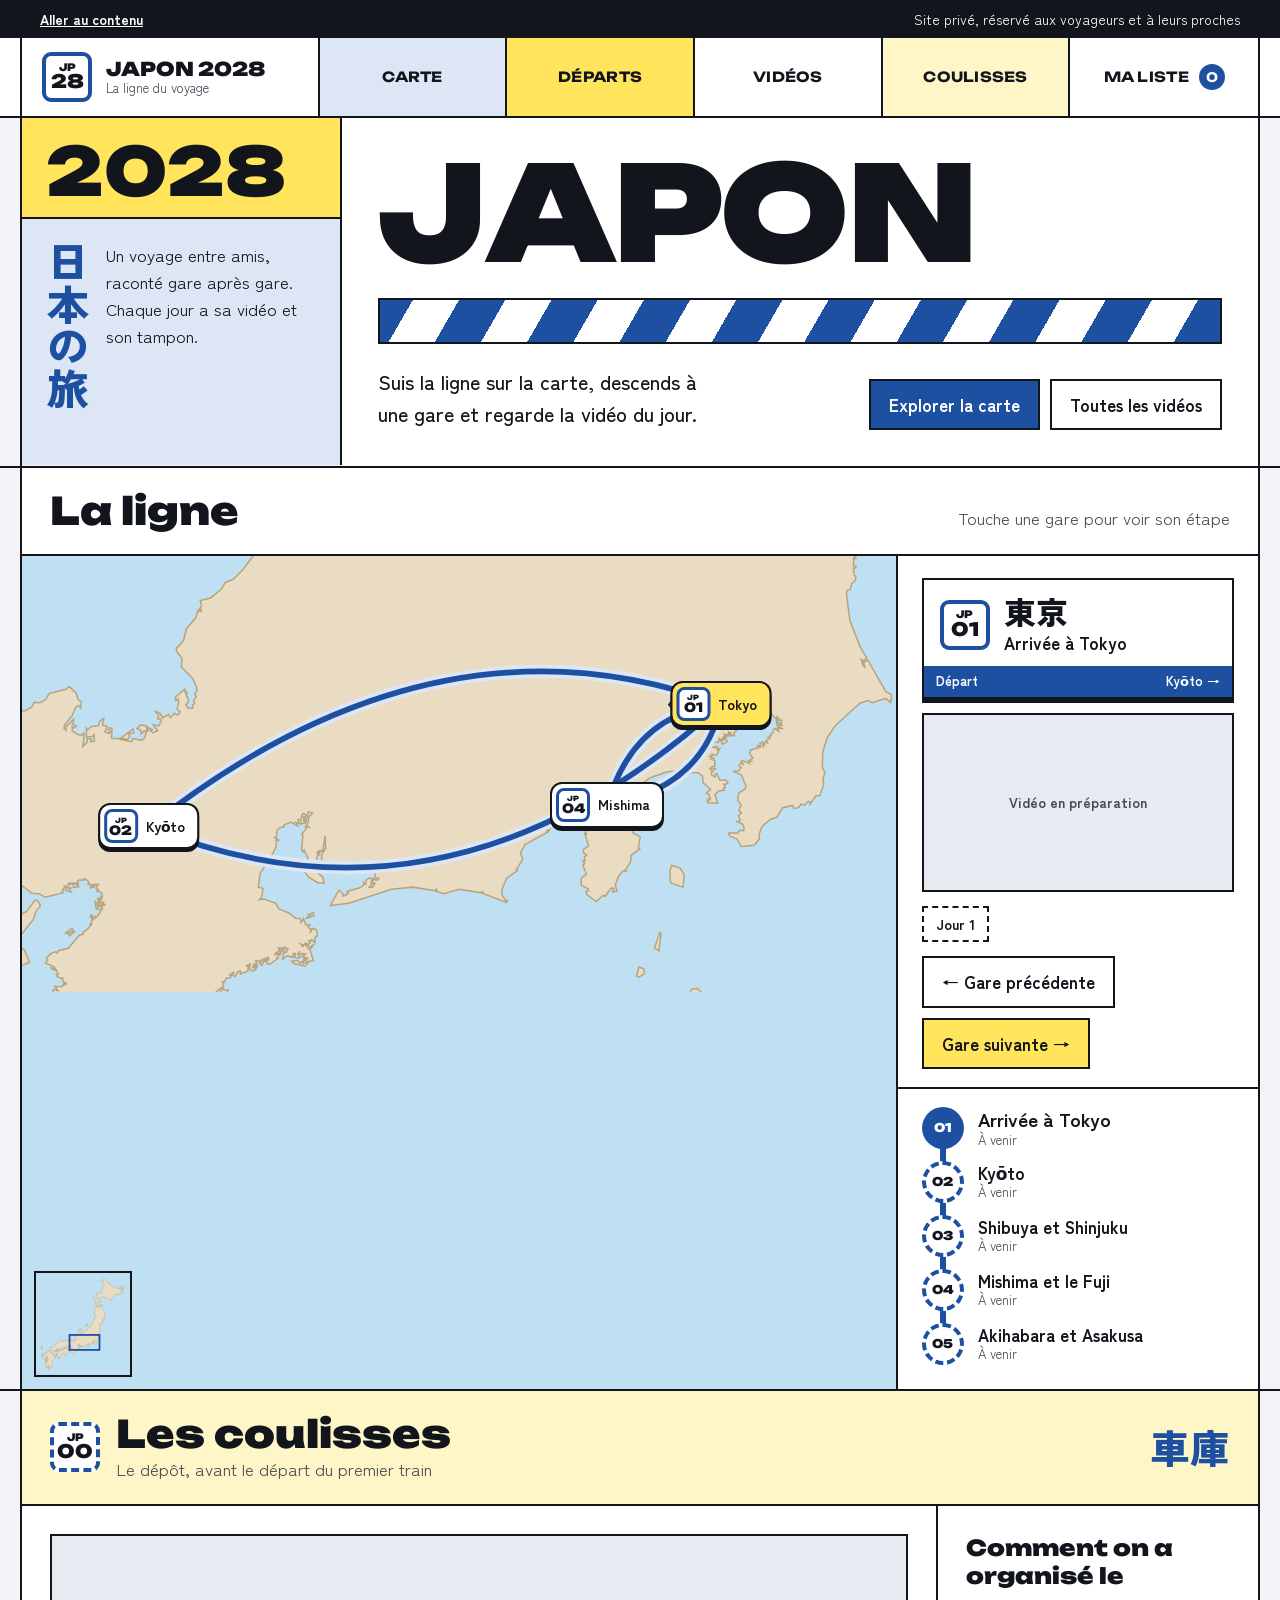
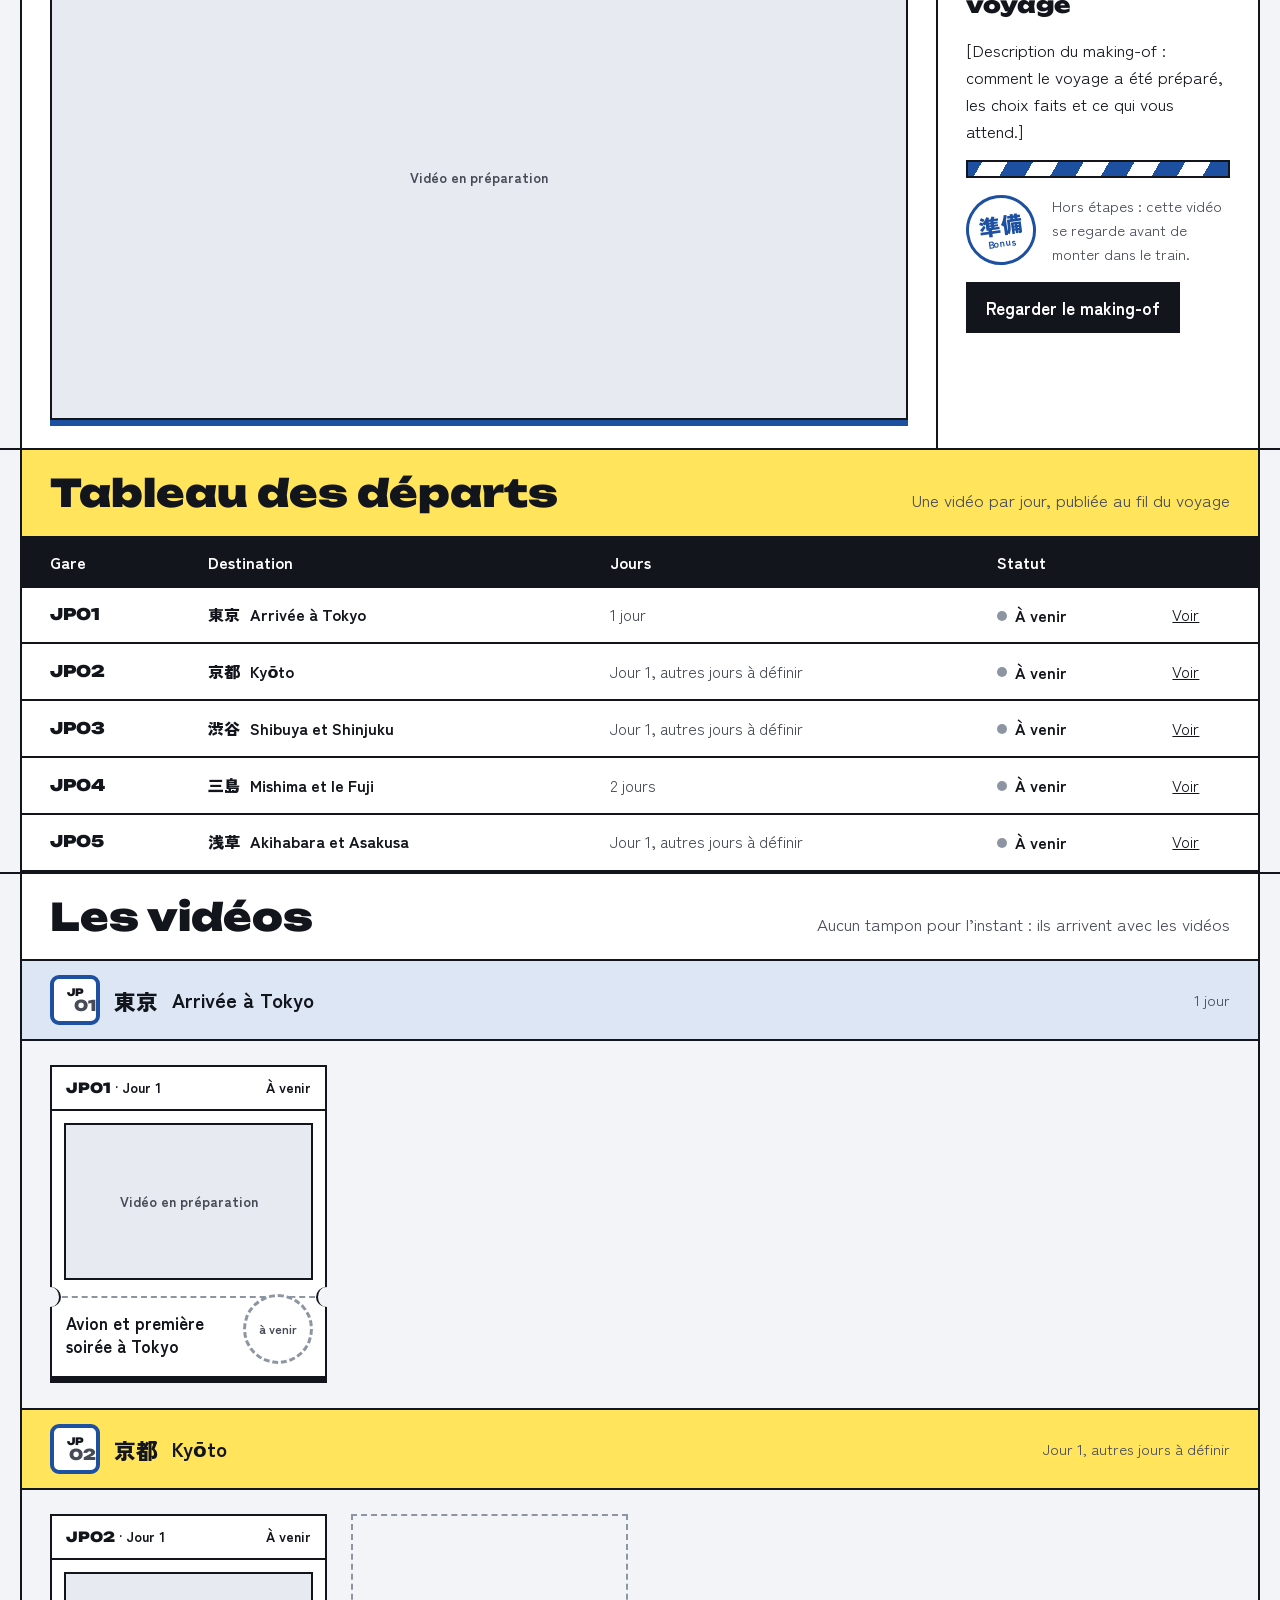
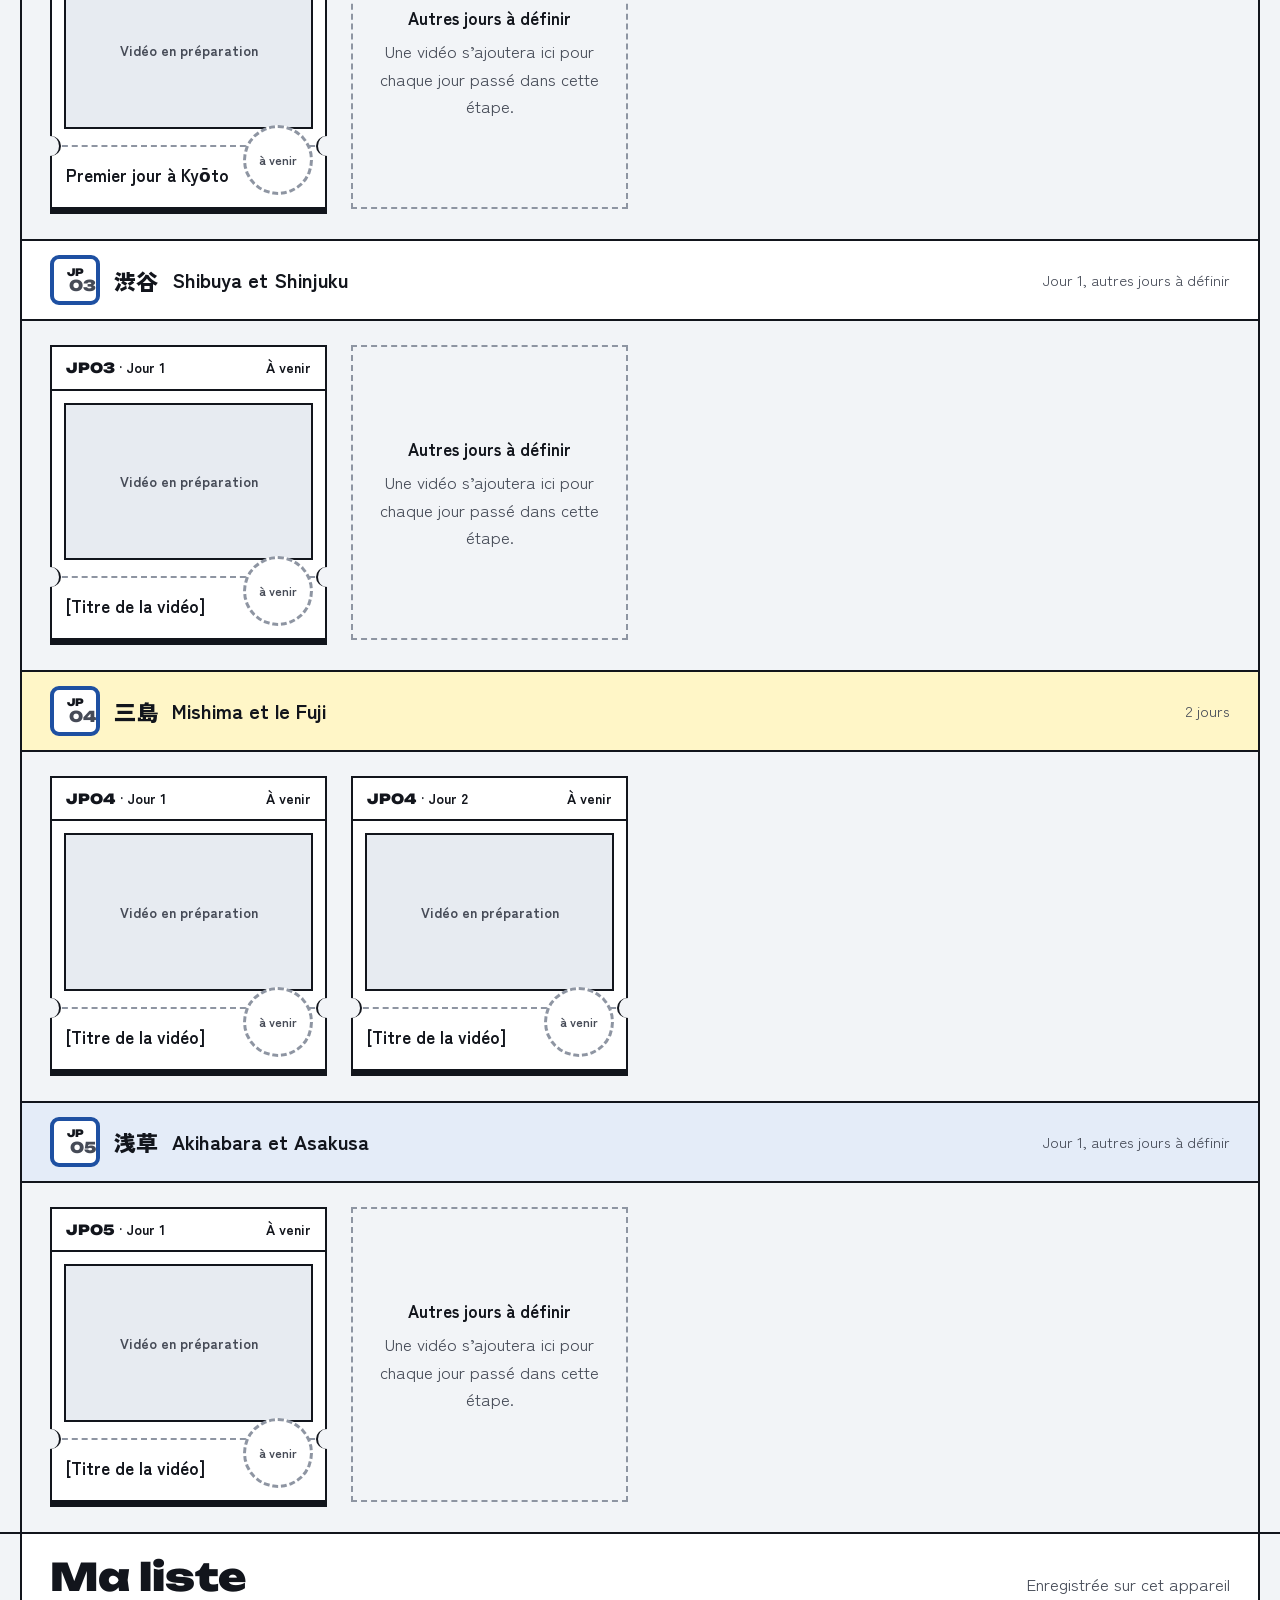
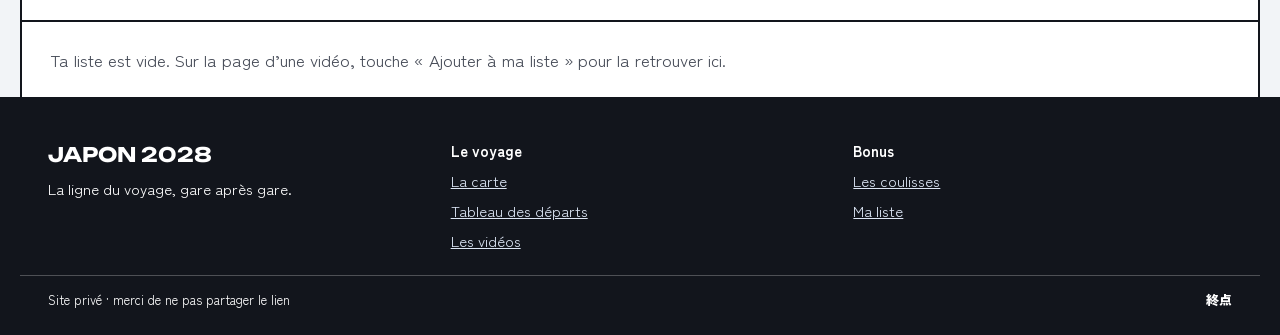
<file: index.html>
<!DOCTYPE html>
<html lang="fr">
<head>
<meta charset="UTF-8">
<meta name="viewport" content="width=device-width, initial-scale=1, viewport-fit=cover">
<meta name="robots" content="noindex, nofollow">
<title>Japon 2028</title>
<link rel="icon" href="data:image/svg+xml,<svg xmlns='http://www.w3.org/2000/svg' viewBox='0 0 100 100'><text y='.9em' font-size='90'>🚄</text></svg>">
<link rel="preconnect" href="https://fonts.googleapis.com">
<link rel="preconnect" href="https://fonts.gstatic.com" crossorigin>
<link href="https://fonts.googleapis.com/css2?family=Unbounded:wght@700;900&family=Zen+Kaku+Gothic+New:wght@400;500;700;900&display=swap" rel="stylesheet">
<link rel="stylesheet" href="assets/style.css?v=3">
</head>
<body data-page="accueil">
<div id="entete"></div>

<main id="contenu">
  <!-- Hero -->
  <section class="hero bloc">
    <div class="cadre">
      <div class="hero-gauche">
        <div class="hero-annee">2028</div>
        <div class="hero-intro">
          <span class="vertical" aria-hidden="true">日本の旅</span>
          <p>Un voyage entre amis, raconté gare après gare. Chaque jour a sa vidéo et son tampon.</p>
        </div>
      </div>
      <div class="hero-droite">
        <h1 class="hero-titre" aria-label="Japon"><span aria-hidden="true">J</span><span aria-hidden="true">A</span><span aria-hidden="true">P</span><span aria-hidden="true">O</span><span aria-hidden="true">N</span></h1>
        <div class="rayures" aria-hidden="true"></div>
        <div class="hero-bas">
          <p>Suis la ligne sur la carte, descends à une gare et regarde la vidéo du jour.</p>
          <div class="actions">
            <a class="btn btn-ligne" href="#carte">Explorer la carte</a>
            <a class="btn" href="#videos">Toutes les vidéos</a>
          </div>
        </div>
      </div>
    </div>
  </section>

  <!-- Carte -->
  <section class="bloc" id="carte" aria-labelledby="titre-carte">
    <div class="cadre">
      <div class="bloc-tete"><h2 id="titre-carte">La ligne</h2><p>Touche une gare pour voir son étape</p></div>
      <div class="carte-bloc">
        <div class="carte-zone" id="carte-zone"></div>
        <div class="panneau-zone">
          <div class="panneau-haut" id="panneau-haut"></div>
          <ol class="plan" id="plan" aria-label="Plan de la ligne"></ol>
        </div>
      </div>
    </div>
  </section>

  <!-- Coulisses -->
  <section class="bloc" id="coulisses" aria-labelledby="titre-coulisses">
    <div class="cadre">
      <div class="coulisses-tete">
        <span class="badge badge-m pointilles" aria-hidden="true"><span>JP</span><span>00</span></span>
        <div><h2 id="titre-coulisses">Les coulisses</h2><p>Le dépôt, avant le départ du premier train</p></div>
        <span class="kanji" aria-hidden="true">車庫</span>
      </div>
      <div class="coulisses">
        <div class="coulisses-video" id="coulisses-video"></div>
        <div class="coulisses-texte" id="coulisses-texte"></div>
      </div>
    </div>
  </section>

  <!-- Départs -->
  <section class="bloc" id="departs" aria-labelledby="titre-departs">
    <div class="cadre">
      <div class="bloc-tete departs-tete"><h2 id="titre-departs">Tableau des départs</h2><p>Une vidéo par jour, publiée au fil du voyage</p></div>
      <table class="tableau">
        <thead><tr><th scope="col">Gare</th><th scope="col">Destination</th><th scope="col">Jours</th><th scope="col">Statut</th><th scope="col"><span class="sr">Lien</span></th></tr></thead>
        <tbody id="departs-corps"></tbody>
      </table>
    </div>
  </section>

  <!-- Vidéos -->
  <section class="bloc" id="videos" aria-labelledby="titre-videos">
    <div class="cadre">
      <div class="bloc-tete"><h2 id="titre-videos">Les vidéos</h2><p id="compte-tampons"></p></div>
      <div id="groupes"></div>
    </div>
  </section>

  <!-- Ma liste -->
  <section class="bloc" id="ma-liste" aria-labelledby="titre-liste">
    <div class="cadre">
      <div class="bloc-tete"><h2 id="titre-liste">Ma liste</h2><p>Enregistrée sur cet appareil</p></div>
      <div id="ma-liste-contenu"></div>
    </div>
  </section>
</main>

<div id="pied"></div>
<script src="assets/donnees.js?v=3"></script>
<script src="assets/carte.js?v=3"></script>
<script src="assets/site.js?v=3"></script>
</body>
</html>
</file>
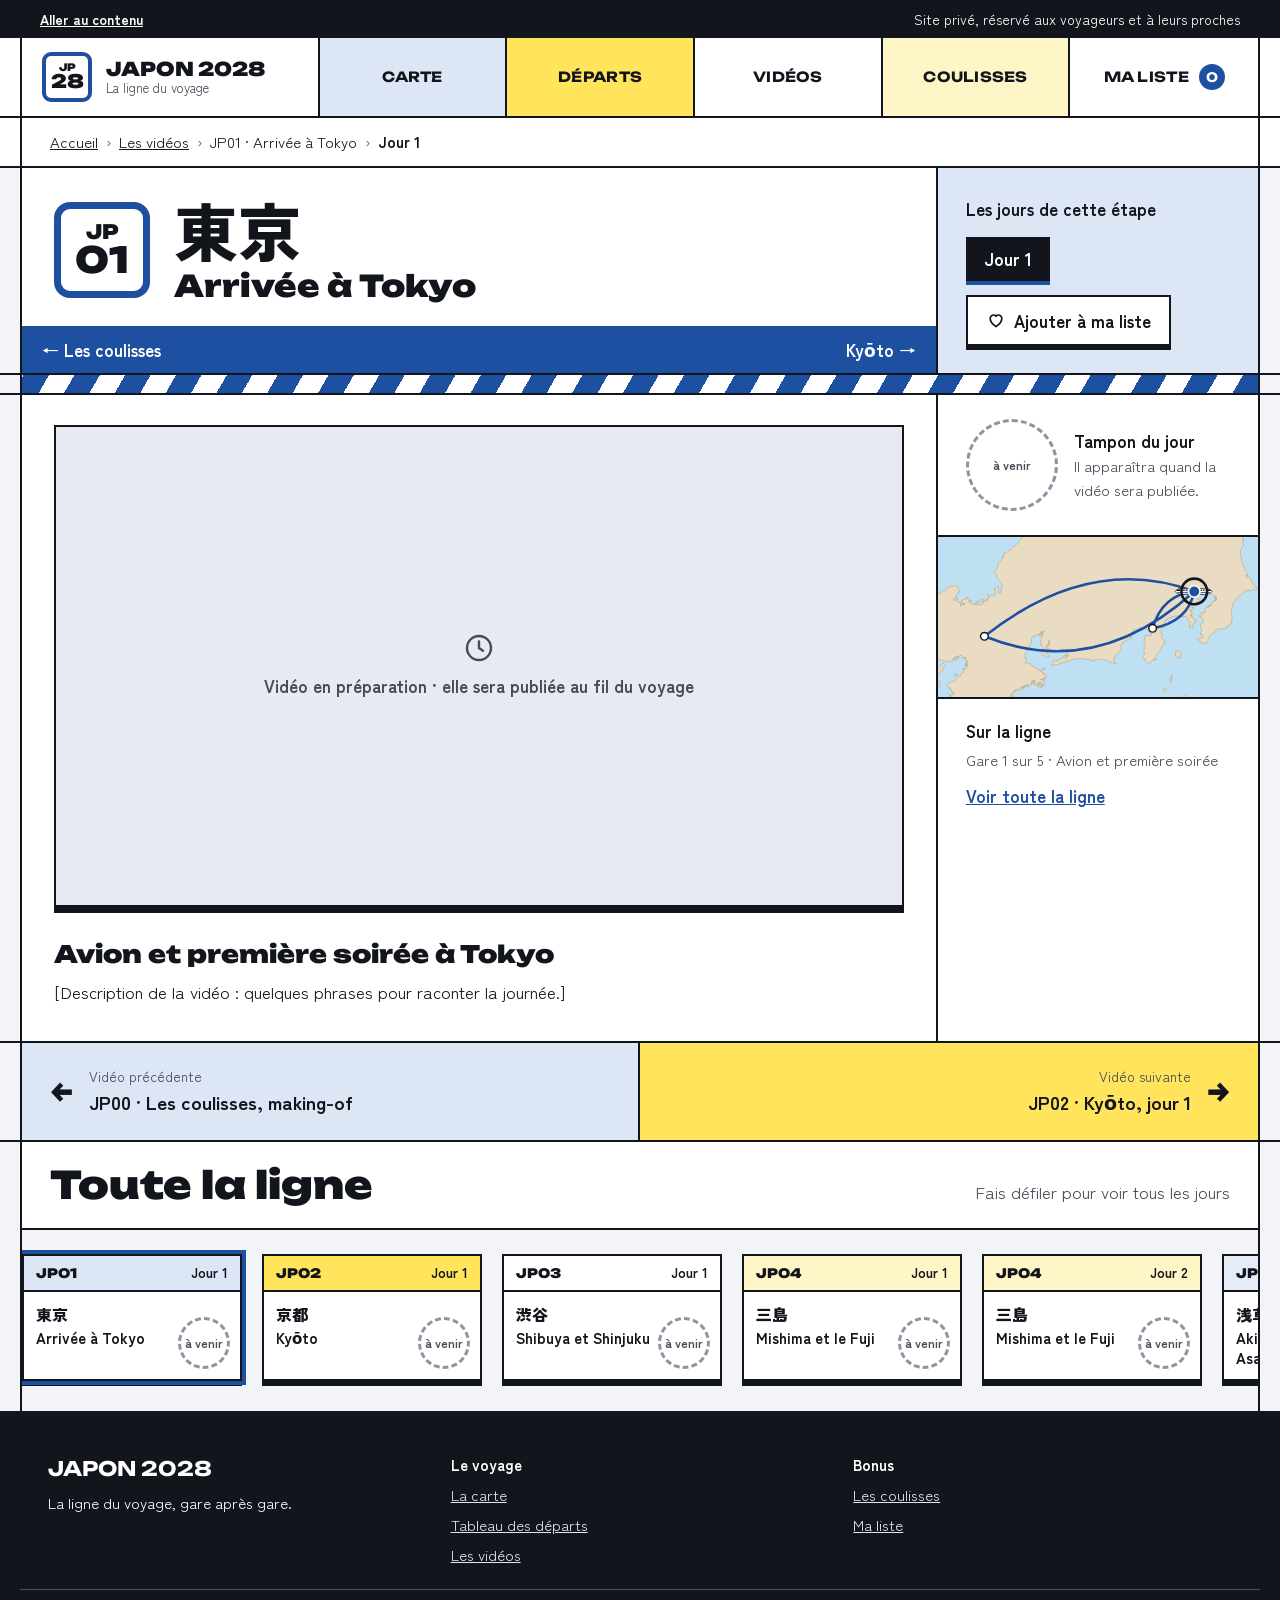
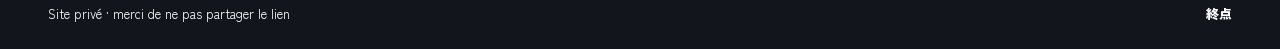
<file: video.html>
<!DOCTYPE html>
<html lang="fr">
<head>
<meta charset="UTF-8">
<meta name="viewport" content="width=device-width, initial-scale=1, viewport-fit=cover">
<meta name="robots" content="noindex, nofollow">
<title>Vidéo · Japon 2028</title>
<link rel="icon" href="data:image/svg+xml,<svg xmlns='http://www.w3.org/2000/svg' viewBox='0 0 100 100'><text y='.9em' font-size='90'>🚄</text></svg>">
<link rel="preconnect" href="https://fonts.googleapis.com">
<link rel="preconnect" href="https://fonts.gstatic.com" crossorigin>
<link href="https://fonts.googleapis.com/css2?family=Unbounded:wght@700;900&family=Zen+Kaku+Gothic+New:wght@400;500;700;900&display=swap" rel="stylesheet">
<link rel="stylesheet" href="assets/style.css?v=3">
</head>
<body data-page="video">
<div id="entete"></div>

<nav class="ariane" aria-label="Fil d’Ariane"><div class="cadre" id="ariane"></div></nav>

<main id="contenu">
  <section class="gare-tete bloc">
    <div class="cadre">
      <div class="gare-nom" id="gare-nom"></div>
      <div class="gare-jours" id="gare-jours"></div>
    </div>
  </section>
  <div class="bloc" aria-hidden="true"><div class="cadre"><div class="rayures fine" style="border:0"></div></div></div>

  <section class="video-bloc bloc">
    <div class="cadre">
      <article class="video-principale">
        <div class="lecteur" id="lecteur"></div>
        <h2 id="video-titre"></h2>
        <p id="video-description"></p>
      </article>
      <aside class="video-cote" aria-label="Infos de l’étape">
        <div class="ligne-tampon" id="tampon-jour"></div>
        <div class="mini-carte" id="mini-carte"></div>
        <div class="sur-ligne" id="sur-ligne"></div>
      </aside>
    </div>
  </section>

  <nav class="voisines bloc" aria-label="Vidéos voisines"><div class="cadre" id="voisines"></div></nav>

  <section class="bloc" aria-labelledby="titre-frise">
    <div class="cadre">
      <div class="bloc-tete"><h2 id="titre-frise">Toute la ligne</h2><p>Fais défiler pour voir tous les jours</p></div>
      <div class="frise"><div class="frise-interne" id="frise"></div></div>
    </div>
  </section>
</main>

<div id="pied"></div>
<script src="assets/donnees.js?v=3"></script>
<script src="assets/carte.js?v=3"></script>
<script src="assets/site.js?v=3"></script>
</body>
</html>
</file>
<file: assets/style.css>
/* ===== Thèmes ===== */
:root {
  --ligne: #1E50A2; --fond: #F2F4F7; --encre: #12151C; --doux: #464B57; --gris: #8E95A2;
  --vide: #E7EBF1; --c1: #DCE6F5; --c2: #FFE45C; --c3: #FFFFFF; --c4: #FFF6C7; --c5: #E4ECF8;
  --mer: #BFE0F2; --terre: #EADCC2; --cote: #B8A47E; --vert: #0A8A6B;
  --trait: 2px solid var(--encre);
  --titre: "Unbounded", "Arial Black", system-ui, sans-serif;
  --kanji: "Zen Kaku Gothic New", "Hiragino Sans", "Hiragino Kaku Gothic ProN", "Yu Gothic", "Noto Sans JP", sans-serif;
  --texte: "Zen Kaku Gothic New", "Hiragino Sans", "Segoe UI", system-ui, sans-serif;
  color-scheme: light;
}
html[data-theme="matcha"] { --ligne:#2F6B3A; --fond:#F3F4EC; --encre:#1C2118; --doux:#4C5546; --gris:#8F978A; --vide:#E6EADB; --c1:#DCE8C6; --c2:#F6C453; --c3:#E9F0DC; --c4:#F7E7C4; --c5:#E3EDD3; }
html[data-theme="coucher"] { --ligne:#5B2EFF; --fond:#FFF6F0; --encre:#1A1530; --doux:#4D4560; --gris:#968EA6; --vide:#F3E8E2; --c1:#FFD3C2; --c2:#FFB23E; --c3:#E9E2FF; --c4:#FFE6D9; --c5:#F1E4FF; }
html[data-theme="indigo"] { --ligne:#24366E; --fond:#EEF0F5; --encre:#101A33; --doux:#45506A; --gris:#8C95AA; --vide:#E1E5EE; --c1:#D5DCEC; --c2:#F2B8B0; --c3:#F7F8FB; --c4:#F7E9E4; --c5:#E6EAF4; }

/* ===== Base ===== */
*, *::before, *::after { box-sizing: border-box; }
html { scroll-behavior: smooth; -webkit-text-size-adjust: 100%; }
body {
  margin: 0; background: var(--fond); color: var(--encre);
  font-family: var(--texte); font-size: 17px; line-height: 1.6;
  padding-bottom: env(safe-area-inset-bottom, 0px);
}
img { max-width: 100%; display: block; }
html, body { max-width: 100%; overflow-x: hidden; }
.cadre > *, .carte-bloc > *, .billets > *, .coulisses > *, .video-bloc .cadre > *, .gare-tete .cadre > * { min-width: 0; }
a { color: inherit; }
button { font: inherit; color: inherit; }
h1, h2, h3, p { margin: 0; }
:focus-visible { outline: 3px solid var(--ligne); outline-offset: 3px; }
.sr { position: absolute; width: 1px; height: 1px; overflow: hidden; clip: rect(0 0 0 0); white-space: nowrap; }
.cadre { max-width: 1240px; margin: 0 auto; border-left: var(--trait); border-right: var(--trait); }
.bloc { border-bottom: var(--trait); }
.bloc-tete { display: flex; flex-wrap: wrap; justify-content: space-between; align-items: baseline; gap: 8px 16px; padding: 22px 28px; border-bottom: var(--trait); background: #FFF; }
.bloc-tete h2 { font-family: var(--titre); font-weight: 900; font-size: clamp(26px, 5vw, 38px); line-height: 1.1; }
.bloc-tete p { color: var(--doux); }
.kanji { font-family: var(--kanji); font-weight: 900; }

/* ===== Barre du haut et en-tête ===== */
.barre { background: var(--encre); color: #FFF; font-size: 14px; padding-top: env(safe-area-inset-top, 0px); }
.barre .interne { max-width: 1240px; margin: 0 auto; padding: 8px 20px; display: flex; flex-wrap: wrap; justify-content: space-between; gap: 4px 16px; }
.barre a { font-weight: 700; color: #FFF; }
.entete { border-bottom: var(--trait); background: #FFF; }
.entete .cadre { display: flex; flex-wrap: wrap; }
.entete .cadre > * { border-right: var(--trait); }
.entete .cadre > *:last-child { border-right: 0; }
.logo { flex: 1 1 240px; display: flex; align-items: center; gap: 14px; padding: 14px 20px; text-decoration: none; background: #FFF; }
.logo-texte { display: flex; flex-direction: column; line-height: 1.15; }
.logo-texte strong { font-family: var(--titre); font-weight: 900; font-size: 19px; }
.logo-texte span { font-size: 13px; color: var(--doux); }
.nav-case { flex: 1 1 130px; display: flex; align-items: center; justify-content: center; gap: 10px; padding: 16px 12px; min-height: 56px; text-decoration: none; font-family: var(--titre); font-weight: 700; font-size: 14px; letter-spacing: .02em; }
.nav-case:hover { text-decoration: underline; text-underline-offset: 4px; }
.nav-case[aria-current="page"] { box-shadow: inset 0 -5px 0 var(--ligne); }
.compteur { min-width: 26px; height: 26px; padding: 0 6px; border-radius: 13px; background: var(--ligne); color: #FFF; display: inline-flex; align-items: center; justify-content: center; font-size: 13px; }

/* ===== Badge de gare façon JR ===== */
.badge { flex: none; display: inline-flex; flex-direction: column; align-items: center; justify-content: center; line-height: 1; font-family: var(--titre); font-weight: 900; background: #FFF; border: 3px solid var(--ligne); border-radius: 9px; color: var(--encre); }
.badge span:first-child { font-size: .32em; }
.badge span:last-child { font-size: .58em; }
.badge.pointilles { border-style: dashed; }
.badge-s { width: 34px; height: 34px; font-size: 22px; border-radius: 8px; }
.badge-m { width: 50px; height: 50px; font-size: 32px; border-width: 4px; }
.badge-l { width: 96px; height: 96px; font-size: 62px; border-width: 7px; border-radius: 16px; }

/* ===== Tampons ===== */
.tampon { flex: none; display: inline-flex; flex-direction: column; align-items: center; justify-content: center; line-height: 1; border-radius: 50%; text-align: center; background: #FFF; }
.tampon.plein { border: 3px solid var(--ligne); color: var(--ligne); transform: rotate(-8deg); }
.tampon.vide { border: 3px dashed var(--gris); color: var(--doux); font-size: 12px; font-weight: 700; }
.tampon b { font-family: var(--kanji); font-weight: 900; }
.tampon small { font-size: 10px; font-weight: 700; margin-top: 3px; }
.tampon-s { width: 52px; height: 52px; } .tampon-s b { font-size: 17px; }
.tampon-m { width: 70px; height: 70px; } .tampon-m b { font-size: 22px; }
.tampon-l { width: 92px; height: 92px; } .tampon-l b { font-size: 28px; }

/* ===== Boutons ===== */
.btn { display: inline-flex; align-items: center; justify-content: center; gap: 8px; min-height: 46px; padding: 10px 18px; border: var(--trait); background: #FFF; color: var(--encre); font-weight: 700; text-decoration: none; cursor: pointer; }
.btn-plein { background: var(--encre); color: #FFF; }
.btn-ligne { background: var(--ligne); color: #FFF; }
.btn-jaune { background: var(--c2); }
.btn[aria-disabled="true"] { opacity: .45; pointer-events: none; }

/* ===== Hero ===== */
.hero .cadre { display: flex; flex-wrap: wrap; }
.hero-gauche { flex: 1 1 320px; display: flex; flex-direction: column; border-right: var(--trait); container-type: inline-size; }
.hero-annee { background: var(--c2); padding: 20px 24px 12px; border-bottom: var(--trait); font-family: var(--titre); font-weight: 900; font-size: 64px; font-size: clamp(44px, 21cqi, 96px); line-height: 1; white-space: nowrap; }
.hero-intro { flex: 1; background: var(--c1); padding: 22px 24px; display: flex; gap: 18px; }
.hero-intro .vertical { writing-mode: vertical-rl; font-family: var(--kanji); font-weight: 900; font-size: 42px; line-height: 1; color: var(--ligne); }
.hero-droite { flex: 999 1 560px; min-width: 0; background: var(--c3); padding: 32px 36px 36px; display: flex; flex-direction: column; gap: 22px; }
.hero-titre { font-family: var(--titre); font-weight: 900; font-size: clamp(64px, 15vw, 132px); line-height: .95; letter-spacing: -0.02em; overflow: hidden; }
.hero-titre span { display: inline-block; animation: monte .7s cubic-bezier(.2,.8,.2,1) both; }
.hero-titre span:nth-child(2) { animation-delay: .08s; } .hero-titre span:nth-child(3) { animation-delay: .16s; }
.hero-titre span:nth-child(4) { animation-delay: .24s; } .hero-titre span:nth-child(5) { animation-delay: .32s; }
.rayures { height: 46px; border: var(--trait); background-color: #FFF; background-image: repeating-linear-gradient(-60deg, var(--ligne) 0 40px, transparent 40px 80px); animation: rayures 4s linear infinite; }
.rayures.fine { height: 18px; background-image: repeating-linear-gradient(-60deg, var(--ligne) 0 22px, transparent 22px 44px); }
.hero-bas { display: flex; flex-wrap: wrap; justify-content: space-between; align-items: flex-end; gap: 18px; }
.hero-bas p { font-size: 20px; font-weight: 500; max-width: 32ch; }
.actions { display: flex; flex-wrap: wrap; gap: 10px; }

/* ===== Carte ===== */
.carte-bloc { display: flex; flex-wrap: wrap; }
.carte-zone { flex: 999 1 600px; min-width: 0; background: var(--mer); position: relative; border-right: var(--trait); }
.carte { position: relative; width: 100%; height: 0; padding-bottom: 50%; }
.carte svg { position: absolute; inset: 0; width: 100%; height: 100%; }
.terre { fill: var(--terre); stroke: var(--cote); stroke-width: .35; }
.ligne-fond { fill: none; stroke: var(--c1); stroke-width: 3; stroke-linecap: round; stroke-linejoin: round; }
.trajet { fill: none; stroke: var(--ligne); stroke-width: 1.3; stroke-linecap: round; stroke-linejoin: round; stroke-dasharray: 358; stroke-dashoffset: 358; animation: trace 2.6s ease-in-out .3s forwards; }
.train { transform: translate(350px, 414px); animation: trainLigne 14s linear infinite; }
.ville { position: absolute; transform: translate(-50%, -50%); display: flex; align-items: center; gap: 8px; padding: 4px 12px 4px 4px; border: var(--trait); border-radius: 12px; background: #FFF; font-weight: 700; font-size: 14px; cursor: pointer; white-space: nowrap; box-shadow: 0 3px 0 var(--encre); min-height: 44px; }
.ville[aria-pressed="true"] { background: var(--c2); }
.encart { position: absolute; left: 12px; bottom: 12px; background: var(--mer); border: var(--trait); padding: 5px; }
.encart svg { display: block; width: 84px; height: 92px; }
.encart .terre { stroke-width: 3; }
.encart rect { fill: none; stroke: var(--ligne); stroke-width: 12; }

/* Panneau de gare */
.panneau-zone { flex: 1 1 360px; min-width: 0; background: #FFF; display: flex; flex-direction: column; }
.panneau-haut { padding: 22px 24px 18px; display: flex; flex-direction: column; gap: 14px; border-bottom: var(--trait); }
.panneau { border: var(--trait); box-shadow: 0 4px 0 var(--encre); background: #FFF; }
.panneau-nom { display: flex; align-items: center; gap: 14px; padding: 14px 16px 10px; }
.panneau-nom .kanji { font-size: 32px; line-height: 1.1; display: block; }
.panneau-nom strong { display: block; }
.panneau-bande { background: var(--ligne); color: #FFF; display: flex; justify-content: space-between; gap: 10px; padding: 5px 12px; font-weight: 700; font-size: 13px; }
.vignette { position: relative; display: block; height: 0; padding: 0 0 56.25%; border: var(--trait); font-weight: 700; font-size: 14px; text-decoration: none; overflow: hidden; flex: none; }
.vignette-contenu { position: absolute; inset: 0; display: flex; align-items: center; justify-content: center; text-align: center; padding: 10px; }
.vignette.en-ligne { background: var(--encre); color: #FFF; }
.vignette.a-venir { background: var(--vide); color: var(--doux); }
.vignette img { position: absolute; inset: 0; width: 100%; height: 100%; object-fit: cover; }
.vignette .lecture { position: relative; width: 64px; height: 64px; border-radius: 50%; border: var(--trait); background: var(--c2); display: flex; align-items: center; justify-content: center; }
.puces { display: flex; flex-wrap: wrap; gap: 8px; }
.puce { display: inline-flex; align-items: center; min-height: 36px; padding: 3px 12px; border: 2px solid var(--encre); background: #FFF; font-weight: 700; font-size: 14px; text-decoration: none; }
.puce.publiee { background: var(--ligne); border-color: var(--ligne); color: #FFF; }
.puce.prevue { border-style: dashed; }
.puce.plus { border: 2px dashed var(--gris); color: var(--doux); }

/* Plan de ligne vertical */
.plan { list-style: none; margin: 0; padding: 12px 24px 18px; position: relative; }
.plan::before { content: ""; position: absolute; left: 42px; top: 30px; bottom: 36px; width: 6px; border-radius: 3px; background: var(--ligne); }
.plan button { width: 100%; display: flex; align-items: center; gap: 14px; padding: 6px 0; min-height: 52px; border: 0; background: transparent; text-align: left; cursor: pointer; }
.plan .rond { position: relative; width: 42px; height: 42px; flex: none; border-radius: 50%; border: 4px solid var(--ligne); background: #FFF; display: flex; align-items: center; justify-content: center; font-family: var(--titre); font-weight: 900; font-size: 12px; }
.plan .rond.pointilles { border-style: dashed; }
.plan button[aria-pressed="true"] .rond { background: var(--ligne); color: #FFF; }
.plan button[aria-pressed="true"] strong { font-size: 19px; }
.plan .infos { display: flex; flex-direction: column; line-height: 1.3; }
.plan .infos span { font-size: 13px; color: var(--doux); }

/* ===== Coulisses ===== */
.coulisses-tete { background: var(--c4); display: flex; flex-wrap: wrap; align-items: center; gap: 16px; padding: 22px 28px; border-bottom: var(--trait); }
.coulisses-tete h2 { font-family: var(--titre); font-weight: 900; font-size: clamp(26px, 5vw, 38px); line-height: 1.1; }
.coulisses-tete p { color: var(--doux); }
.coulisses-tete .kanji { margin-left: auto; font-size: 40px; color: var(--ligne); }
.coulisses { display: flex; flex-wrap: wrap; background: #FFF; }
.coulisses-video { flex: 999 1 560px; min-width: 0; padding: 28px; border-right: var(--trait); }
.coulisses-video .vignette { box-shadow: 0 6px 0 var(--ligne); }
.coulisses-texte { flex: 1 1 320px; min-width: 0; padding: 28px; display: flex; flex-direction: column; gap: 16px; }
.coulisses-texte h3 { font-family: var(--titre); font-weight: 900; font-size: 22px; line-height: 1.3; }
.ligne-tampon { display: flex; align-items: center; gap: 16px; }
.ligne-tampon p { font-size: 15px; color: var(--doux); }

/* ===== Tableau des départs ===== */
.departs-tete { background: var(--c2); }
.tableau { width: 100%; border-collapse: collapse; background: #FFF; font-size: 16px; }
.tableau th { background: var(--encre); color: #FFF; text-align: left; padding: 12px 16px; font-weight: 700; }
.tableau td { padding: 14px 16px; border-bottom: var(--trait); vertical-align: middle; }
.tableau th:first-child, .tableau td:first-child { padding-left: 28px; }
.tableau .code { font-family: var(--titre); font-weight: 900; }
.tableau .kanji { margin-right: 10px; }
.tableau .doux { color: var(--doux); }
.statut { display: inline-flex; align-items: center; gap: 8px; font-weight: 700; }
.point { width: 10px; height: 10px; border-radius: 50%; background: var(--gris); }
.point.vivant { background: var(--vert); animation: clignote 1.4s ease-in-out infinite; }

/* ===== Billets ===== */
.groupe { border-bottom: var(--trait); }
.groupe:last-child { border-bottom: 0; }
.groupe-tete { display: flex; flex-wrap: wrap; align-items: center; gap: 10px 14px; padding: 14px 28px; border-bottom: var(--trait); }
.groupe-tete .kanji { font-size: 22px; }
.groupe-tete strong { font-size: 20px; }
.groupe-tete span:last-child { margin-left: auto; color: var(--doux); font-size: 15px; }
.billets { display: grid; grid-template-columns: repeat(auto-fill, minmax(min(260px, 100%), 1fr)); gap: 24px; padding: 24px 28px 30px; }
.billet { position: relative; min-width: 0; display: flex; flex-direction: column; text-decoration: none; background: #FFF; border: var(--trait); box-shadow: 0 5px 0 var(--encre); transition: transform .2s ease; }
.billet:hover { transform: translateY(-4px) rotate(-.5deg); }
.billet-tete { display: flex; justify-content: space-between; gap: 8px; padding: 9px 14px; border-bottom: var(--trait); font-weight: 700; font-size: 14px; }
.billet-tete .code { font-family: var(--titre); font-weight: 900; }
.billet .vignette { margin: 12px 12px 0; }
.perfo { position: relative; margin-top: 16px; border-top: 2px dashed var(--gris); }
.perfo::before, .perfo::after { content: ""; position: absolute; top: -11px; width: 20px; height: 20px; border-radius: 50%; background: var(--fond); }
.perfo::before { left: -11px; border-right: var(--trait); }
.perfo::after { right: -11px; border-left: var(--trait); }
.billet-titre { padding: 14px 94px 18px 14px; min-height: 60px; display: flex; align-items: center; font-weight: 700; line-height: 1.35; }
.billet .tampon { position: absolute; right: 12px; bottom: 12px; }
.billet-vide { border: 2px dashed var(--gris); display: flex; flex-direction: column; align-items: center; justify-content: center; gap: 6px; padding: 24px; min-height: 180px; color: var(--doux); text-align: center; background: transparent; }
.billet-vide strong { color: var(--encre); }

/* ===== Ma liste ===== */
.liste-vide { padding: 24px 28px; background: #FFF; color: var(--doux); }

/* ===== Pied de page ===== */
.pied { background: var(--encre); color: #FFF; }
.pied .interne { max-width: 1240px; margin: 0 auto; padding: 40px 28px 22px; display: grid; grid-template-columns: repeat(auto-fit, minmax(200px, 1fr)); gap: 24px; font-size: 15px; }
.pied strong.nom { display: block; font-family: var(--titre); font-size: 20px; margin-bottom: 6px; }
.pied nav { display: flex; flex-direction: column; gap: 6px; }
.pied a { color: var(--c3); }
html[data-theme="shinkansen"] .pied a, html:not([data-theme]) .pied a { color: #DCE6F5; }
.pied .bas { max-width: 1240px; margin: 0 auto; padding: 14px 28px 24px; border-top: 1px solid rgba(255,255,255,.25); display: flex; flex-wrap: wrap; justify-content: space-between; gap: 8px; font-size: 13px; }

/* ===== Page vidéo ===== */
.ariane { background: #FFF; border-bottom: var(--trait); }
.ariane .cadre { padding: 12px 28px; font-size: 15px; }
.ariane ol { list-style: none; margin: 0; padding: 0; display: flex; flex-wrap: wrap; gap: 4px 8px; }
.ariane li + li::before { content: "›"; margin-right: 8px; color: var(--doux); }
.gare-tete .cadre { display: flex; flex-wrap: wrap; }
.gare-nom { flex: 999 1 600px; min-width: 0; background: #FFF; border-right: var(--trait); display: flex; flex-direction: column; }
.gare-nom-haut { flex: 1; padding: 28px 32px 22px; display: flex; flex-wrap: wrap; align-items: center; gap: 24px; }
.gare-nom .grand-kanji { font-family: var(--kanji); font-weight: 900; font-size: clamp(40px, 9vw, 64px); line-height: 1.05; }
.gare-nom h1 { font-family: var(--titre); font-weight: 900; font-size: clamp(22px, 4.5vw, 30px); line-height: 1.2; margin-top: 4px; }
.gare-bande { background: var(--ligne); display: flex; justify-content: space-between; flex-wrap: wrap; }
.gare-bande a, .gare-bande span { color: #FFF; font-weight: 700; padding: 10px 20px; min-height: 44px; display: inline-flex; align-items: center; text-decoration: none; }
.gare-bande a:hover { text-decoration: underline; }
.gare-jours { flex: 1 1 320px; min-width: 0; padding: 24px 28px; display: flex; flex-direction: column; gap: 14px; justify-content: center; }
.onglets { display: flex; flex-wrap: wrap; gap: 8px; }
.onglet { min-height: 44px; display: inline-flex; align-items: center; padding: 6px 16px; border: var(--trait); background: #FFF; font-weight: 700; text-decoration: none; }
.onglet.prevue { border-style: dashed; }
.onglet[aria-current="page"] { background: var(--encre); color: #FFF; box-shadow: 0 4px 0 var(--ligne); }
.favori { align-self: flex-start; box-shadow: 0 4px 0 var(--encre); }
.favori[aria-pressed="true"] { background: var(--encre); color: #FFF; }
.favori[aria-pressed="true"] svg path { fill: #FFF; stroke: #FFF; }
.favori.pop svg { animation: coeur .4s ease; }
.video-bloc .cadre { display: flex; flex-wrap: wrap; }
.video-principale { flex: 999 1 600px; min-width: 0; padding: 30px 32px 36px; background: #FFF; border-right: var(--trait); }
.lecteur { position: relative; height: 0; padding-bottom: 56.25%; border: var(--trait); box-shadow: 0 6px 0 var(--encre); background: var(--encre); color: #FFF; overflow: hidden; }
.lecteur iframe { position: absolute; inset: 0; width: 100%; height: 100%; border: 0; }
.lecteur button { position: absolute; inset: 0; width: 100%; border: 0; padding: 0; background: transparent; cursor: pointer; display: flex; align-items: center; justify-content: center; }
.lecteur button img { position: absolute; inset: 0; width: 100%; height: 100%; object-fit: cover; }
.lecteur .lecture { position: relative; width: 88px; height: 88px; border-radius: 50%; border: 3px solid var(--encre); background: var(--c2); display: flex; align-items: center; justify-content: center; }
.lecteur .onde { position: absolute; left: 50%; top: 50%; width: 88px; height: 88px; border-radius: 50%; border: 2px solid var(--c2); animation: ondes 2.4s ease-out infinite; }
.lecteur.a-venir { background: var(--vide); color: var(--doux); font-weight: 700; }
.lecteur .attente { position: absolute; inset: 0; display: flex; flex-direction: column; align-items: center; justify-content: center; gap: 8px; text-align: center; padding: 16px; }
.duree { position: absolute; right: 12px; bottom: 10px; background: #FFF; color: var(--encre); border: var(--trait); font-size: 13px; font-weight: 700; padding: 1px 10px; }
.video-principale h2 { font-family: var(--titre); font-weight: 900; font-size: clamp(20px, 4vw, 24px); line-height: 1.3; margin: 32px 0 8px; }
.video-principale p { max-width: 62ch; }
.video-cote { flex: 1 1 320px; min-width: 0; display: flex; flex-direction: column; background: #FFF; }
.video-cote .ligne-tampon { padding: 24px 28px; border-bottom: var(--trait); }
.video-cote .ligne-tampon strong { display: block; }
.mini-carte { position: relative; height: 0; padding-bottom: 50%; background: var(--mer); border-bottom: var(--trait); flex: none; }
.mini-carte svg { position: absolute; inset: 0; width: 100%; height: 100%; }
.mini-carte .trajet { stroke-width: 1.6; }
.sur-ligne { padding: 18px 28px 24px; display: flex; flex-direction: column; gap: 4px; }
.sur-ligne span { font-size: 15px; color: var(--doux); }
.sur-ligne a { color: var(--ligne); font-weight: 700; margin-top: 6px; }
.voisines .cadre { display: flex; flex-wrap: wrap; }
.voisine { flex: 1 1 300px; display: flex; align-items: center; gap: 16px; padding: 22px 28px; text-decoration: none; min-height: 88px; }
.voisine.prec { background: var(--c1); border-right: var(--trait); }
.voisine.suiv { background: var(--c2); justify-content: flex-end; text-align: right; }
.voisine .fleche { font-family: var(--titre); font-weight: 900; font-size: 26px; transition: transform .2s ease; }
.voisine.prec:hover .fleche { transform: translateX(-6px); }
.voisine.suiv:hover .fleche { transform: translateX(6px); }
.voisine small { display: block; font-size: 14px; color: var(--doux); }
.voisine strong { font-size: 19px; }
.voisine[aria-disabled="true"] { pointer-events: none; opacity: .5; }
.frise { overflow-x: auto; -webkit-overflow-scrolling: touch; scroll-snap-type: x proximity; }
.frise-interne { display: flex; gap: 20px; padding: 24px 28px 30px; width: max-content; }
.mini-billet { position: relative; width: 220px; flex: none; scroll-snap-align: start; display: flex; flex-direction: column; text-decoration: none; background: #FFF; border: var(--trait); box-shadow: 0 5px 0 var(--encre); }
.mini-billet[aria-current="page"] { outline: 4px solid var(--ligne); outline-offset: 0; }
.mini-billet .billet-tete { font-size: 13px; padding: 7px 12px; }
.mini-billet .corps { padding: 10px 66px 12px 12px; min-height: 64px; display: flex; flex-direction: column; }
.mini-billet .corps .kanji { font-size: 16px; }
.mini-billet .corps strong { font-size: 15px; line-height: 1.3; }
.mini-billet .tampon { position: absolute; right: 10px; bottom: 10px; }

/* ===== Animations ===== */
@keyframes monte { from { transform: translateY(100%); } to { transform: none; } }
@keyframes rayures { from { background-position: 0 0; } to { background-position: 160px 0; } }
@keyframes trace { to { stroke-dashoffset: 0; } }
@keyframes clignote { 0%, 100% { opacity: 1; } 50% { opacity: .25; } }
@keyframes tampon { 0% { transform: scale(2.2) rotate(-20deg); opacity: 0; } 60% { transform: scale(.92) rotate(-6deg); opacity: 1; } 100% { transform: scale(1) rotate(-8deg); opacity: 1; } }
@keyframes ondes { 0% { transform: translate(-50%, -50%) scale(.6); opacity: .7; } 100% { transform: translate(-50%, -50%) scale(2.2); opacity: 0; } }
@keyframes coeur { 0% { transform: scale(1); } 40% { transform: scale(1.35); } 100% { transform: scale(1); } }
.tampon.plein.anime { animation: tampon .6s cubic-bezier(.3,1.6,.5,1) both; }
@keyframes trainLigne{0.00%{transform:translate(350.00px,414.00px) rotate(-160.0deg)}0.83%{transform:translate(347.20px,413.00px) rotate(-160.9deg)}1.67%{transform:translate(344.37px,412.06px) rotate(-162.3deg)}2.50%{transform:translate(341.53px,411.20px) rotate(-163.7deg)}3.33%{transform:translate(338.66px,410.39px) rotate(-164.9deg)}4.17%{transform:translate(335.77px,409.66px) rotate(-166.3deg)}5.00%{transform:translate(332.87px,409.00px) rotate(-167.8deg)}5.83%{transform:translate(329.96px,408.41px) rotate(-169.2deg)}6.67%{transform:translate(327.02px,407.90px) rotate(-170.7deg)}7.50%{transform:translate(324.08px,407.46px) rotate(-172.1deg)}8.33%{transform:translate(321.13px,407.09px) rotate(-173.6deg)}9.17%{transform:translate(318.16px,406.81px) rotate(-175.1deg)}10.00%{transform:translate(315.20px,406.60px) rotate(-176.6deg)}10.83%{transform:translate(312.22px,406.47px) rotate(-178.1deg)}11.67%{transform:translate(309.25px,406.42px) rotate(-179.8deg)}12.50%{transform:translate(306.27px,406.45px) rotate(-181.3deg)}13.33%{transform:translate(303.30px,406.56px) rotate(-182.8deg)}14.17%{transform:translate(300.33px,406.74px) rotate(-184.3deg)}15.00%{transform:translate(297.36px,407.01px) rotate(-185.8deg)}15.83%{transform:translate(294.40px,407.35px) rotate(-187.2deg)}16.67%{transform:translate(291.46px,407.77px) rotate(-188.7deg)}17.50%{transform:translate(288.52px,408.26px) rotate(-190.1deg)}18.33%{transform:translate(285.60px,408.82px) rotate(-191.6deg)}19.17%{transform:translate(282.69px,409.46px) rotate(-193.0deg)}20.00%{transform:translate(279.80px,410.17px) rotate(-194.4deg)}20.83%{transform:translate(276.93px,410.94px) rotate(-195.7deg)}21.67%{transform:translate(274.07px,411.78px) rotate(-197.0deg)}22.50%{transform:translate(271.24px,412.69px) rotate(-198.4deg)}23.33%{transform:translate(268.43px,413.66px) rotate(-199.6deg)}24.17%{transform:translate(265.64px,414.70px) rotate(-200.9deg)}25.00%{transform:translate(262.87px,415.79px) rotate(-202.0deg)}25.83%{transform:translate(260.12px,416.94px) rotate(-203.3deg)}26.67%{transform:translate(257.40px,418.14px) rotate(-204.4deg)}27.50%{transform:translate(254.70px,419.40px) rotate(-205.5deg)}28.33%{transform:translate(252.03px,420.70px) rotate(-206.5deg)}29.17%{transform:translate(249.38px,422.06px) rotate(-207.6deg)}30.00%{transform:translate(246.76px,423.47px) rotate(-208.6deg)}30.83%{transform:translate(244.16px,424.92px) rotate(-209.6deg)}31.67%{transform:translate(241.58px,426.41px) rotate(-210.6deg)}32.50%{transform:translate(239.04px,427.95px) rotate(-211.5deg)}33.33%{transform:translate(236.51px,429.53px) rotate(-212.4deg)}34.17%{transform:translate(234.01px,431.15px) rotate(-213.3deg)}35.00%{transform:translate(231.54px,432.80px) rotate(-214.1deg)}35.83%{transform:translate(229.09px,434.49px) rotate(-215.0deg)}36.67%{transform:translate(226.66px,436.22px) rotate(-215.7deg)}37.50%{transform:translate(224.26px,437.97px) rotate(-216.6deg)}38.33%{transform:translate(221.88px,439.76px) rotate(-217.3deg)}39.17%{transform:translate(219.53px,441.58px) rotate(-227.6deg)}40.00%{transform:translate(221.14px,442.85px) rotate(-338.8deg)}40.83%{transform:translate(223.93px,443.90px) rotate(-340.0deg)}41.67%{transform:translate(226.73px,444.88px) rotate(-341.2deg)}42.50%{transform:translate(229.56px,445.81px) rotate(-342.4deg)}43.33%{transform:translate(232.41px,446.67px) rotate(-343.8deg)}44.17%{transform:translate(235.28px,447.46px) rotate(-345.1deg)}45.00%{transform:translate(238.17px,448.19px) rotate(-346.4deg)}45.83%{transform:translate(241.07px,448.85px) rotate(-347.9deg)}46.67%{transform:translate(243.99px,449.43px) rotate(-349.4deg)}47.50%{transform:translate(246.92px,449.94px) rotate(-350.8deg)}48.33%{transform:translate(249.86px,450.37px) rotate(-352.3deg)}49.17%{transform:translate(252.82px,450.72px) rotate(-353.9deg)}50.00%{transform:translate(255.78px,451.00px) rotate(-355.5deg)}50.83%{transform:translate(258.75px,451.19px) rotate(-356.9deg)}51.67%{transform:translate(261.73px,451.30px) rotate(-358.5deg)}52.50%{transform:translate(264.70px,451.33px) rotate(-360.1deg)}53.33%{transform:translate(267.68px,451.28px) rotate(-361.7deg)}54.17%{transform:translate(270.65px,451.14px) rotate(-363.4deg)}55.00%{transform:translate(273.62px,450.91px) rotate(-365.0deg)}55.83%{transform:translate(276.58px,450.60px) rotate(-366.7deg)}56.67%{transform:translate(279.53px,450.21px) rotate(-368.3deg)}57.50%{transform:translate(282.47px,449.74px) rotate(-369.9deg)}58.33%{transform:translate(285.39px,449.18px) rotate(-371.5deg)}59.17%{transform:translate(288.30px,448.54px) rotate(-373.1deg)}60.00%{transform:translate(291.19px,447.82px) rotate(-374.7deg)}60.83%{transform:translate(294.05px,447.03px) rotate(-376.1deg)}61.67%{transform:translate(296.90px,446.15px) rotate(-377.7deg)}62.50%{transform:translate(299.72px,445.21px) rotate(-379.2deg)}63.33%{transform:translate(302.52px,444.19px) rotate(-380.8deg)}64.17%{transform:translate(305.29px,443.10px) rotate(-382.1deg)}65.00%{transform:translate(308.03px,441.94px) rotate(-383.6deg)}65.83%{transform:translate(310.74px,440.72px) rotate(-384.9deg)}66.67%{transform:translate(313.42px,439.43px) rotate(-386.1deg)}67.50%{transform:translate(316.08px,438.08px) rotate(-387.5deg)}68.33%{transform:translate(318.70px,436.67px) rotate(-388.8deg)}69.17%{transform:translate(321.29px,435.21px) rotate(-390.0deg)}70.00%{transform:translate(323.85px,433.69px) rotate(-391.1deg)}70.83%{transform:translate(326.38px,432.12px) rotate(-392.3deg)}71.67%{transform:translate(328.88px,430.51px) rotate(-393.4deg)}72.50%{transform:translate(331.35px,428.84px) rotate(-394.5deg)}73.33%{transform:translate(333.78px,427.13px) rotate(-395.6deg)}74.17%{transform:translate(336.18px,425.37px) rotate(-396.6deg)}75.00%{transform:translate(338.56px,423.58px) rotate(-397.6deg)}75.83%{transform:translate(340.90px,421.74px) rotate(-398.5deg)}76.67%{transform:translate(343.21px,419.86px) rotate(-399.5deg)}77.50%{transform:translate(345.49px,417.95px) rotate(-400.3deg)}78.33%{transform:translate(347.74px,416.01px) rotate(-401.2deg)}79.17%{transform:translate(349.97px,414.03px) rotate(-397.5deg)}80.00%{transform:translate(349.28px,416.84px) rotate(-253.3deg)}80.83%{transform:translate(348.28px,419.64px) rotate(-247.7deg)}81.67%{transform:translate(347.00px,422.33px) rotate(-241.6deg)}82.50%{transform:translate(345.43px,424.86px) rotate(-234.9deg)}83.33%{transform:translate(343.58px,427.18px) rotate(-228.3deg)}84.17%{transform:translate(341.47px,429.28px) rotate(-221.5deg)}85.00%{transform:translate(339.13px,431.12px) rotate(-215.1deg)}85.83%{transform:translate(336.61px,432.70px) rotate(-209.3deg)}86.67%{transform:translate(333.95px,434.03px) rotate(-204.0deg)}87.50%{transform:translate(331.18px,435.13px) rotate(-199.5deg)}88.33%{transform:translate(328.34px,436.02px) rotate(-195.5deg)}89.17%{transform:translate(325.45px,436.72px) rotate(-192.0deg)}90.00%{transform:translate(324.43px,435.57px) rotate(-72.4deg)}90.83%{transform:translate(325.43px,432.76px) rotate(-68.5deg)}91.67%{transform:translate(326.62px,430.04px) rotate(-64.1deg)}92.50%{transform:translate(328.03px,427.42px) rotate(-59.2deg)}93.33%{transform:translate(329.68px,424.94px) rotate(-53.7deg)}94.17%{transform:translate(331.57px,422.64px) rotate(-47.4deg)}95.00%{transform:translate(333.70px,420.57px) rotate(-40.9deg)}95.83%{transform:translate(336.06px,418.76px) rotate(-34.3deg)}96.67%{transform:translate(338.62px,417.23px) rotate(-27.7deg)}97.50%{transform:translate(341.33px,416.01px) rotate(-21.3deg)}98.33%{transform:translate(344.15px,415.07px) rotate(-15.5deg)}99.17%{transform:translate(347.05px,414.41px) rotate(-10.4deg)}100.00%{transform:translate(350.00px,414.00px) rotate(-6.0deg)}}

/* ===== Téléphone et tablette ===== */
@media (max-width: 760px) {
  body { font-size: 16px; }
  .entete .cadre { display: grid; grid-template-columns: 1fr 1fr; }
  .entete .cadre > * { border-right: 0; border-bottom: var(--trait); }
  .entete .cadre > .logo, .entete .cadre > *:last-child { grid-column: 1 / -1; }
  .entete .cadre > *:nth-child(2), .entete .cadre > *:nth-child(4) { border-right: var(--trait); }
  .entete .cadre > *:last-child { border-bottom: 0; }
  .nav-case { font-size: 13px; min-height: 52px; }
  .hero-gauche, .carte-zone, .coulisses-video, .gare-nom, .video-principale { border-right: 0; border-bottom: var(--trait); }
  .hero-droite { padding: 24px 20px 26px; }
  .hero-intro { flex-direction: column; gap: 8px; }
  .hero-intro .vertical { writing-mode: horizontal-tb; font-size: 30px; }
  .bloc-tete, .coulisses-tete, .groupe-tete { padding: 18px 18px; }
  .ville .nom { display: none; }
  .ville { padding: 3px; border-radius: 10px; }
  .encart { display: none; }
  .panneau-haut, .gare-jours, .coulisses-video, .coulisses-texte, .video-principale { padding: 18px; }
  .plan { padding: 8px 18px 14px; }
  .plan::before { left: 36px; }
  .billets { padding: 18px; gap: 20px; grid-template-columns: minmax(0, 1fr); }
  .gare-nom-haut { padding: 20px 18px; gap: 16px; }
  .badge-l { width: 72px; height: 72px; font-size: 46px; border-width: 5px; }
  .voisine { padding: 18px; }
  .voisine.prec { border-right: 0; border-bottom: var(--trait); }
  .frise-interne { padding: 18px; }
  .video-cote .ligne-tampon, .sur-ligne { padding-left: 18px; padding-right: 18px; }
  /* Tableau en cartes */
  .tableau thead { position: absolute; width: 1px; height: 1px; overflow: hidden; clip: rect(0 0 0 0); }
  .tableau, .tableau tbody, .tableau tr, .tableau td { display: block; width: 100%; }
  .tableau tr { display: grid; grid-template-columns: auto 1fr auto; align-items: center; gap: 4px 12px; padding: 14px 18px; border-bottom: var(--trait); }
  .tableau td { border: 0; padding: 0 !important; }
  .tableau td.dest { grid-column: 2 / 4; }
  .tableau td.jours { grid-column: 1 / -1; font-size: 15px; }
  .tableau td.etat { grid-column: 1 / 3; }
  .tableau td.voir { grid-column: 3; text-align: right; }
}
@media (prefers-reduced-motion: reduce) {
  html { scroll-behavior: auto; }
  *, *::before, *::after { animation: none !important; transition: none !important; }
  .trajet { stroke-dashoffset: 0; }
  .train { display: none; }
}
</file>
